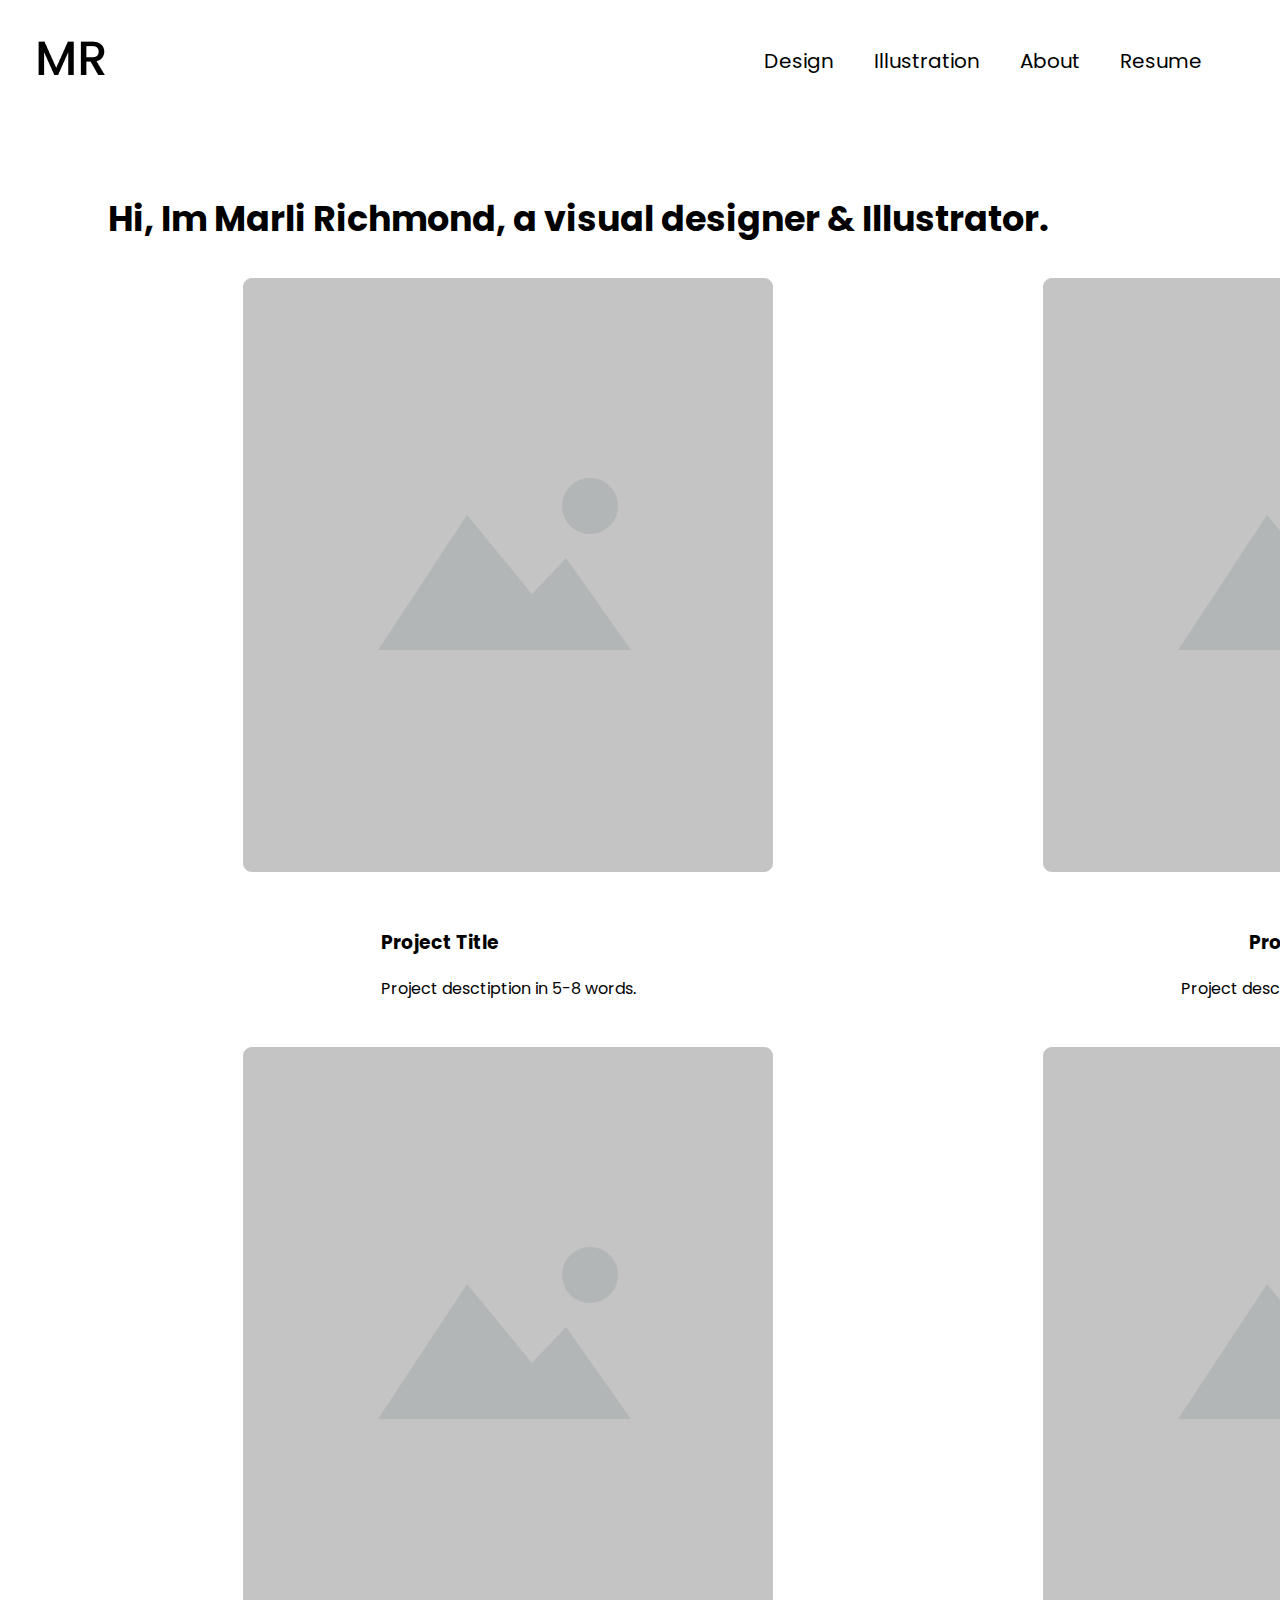
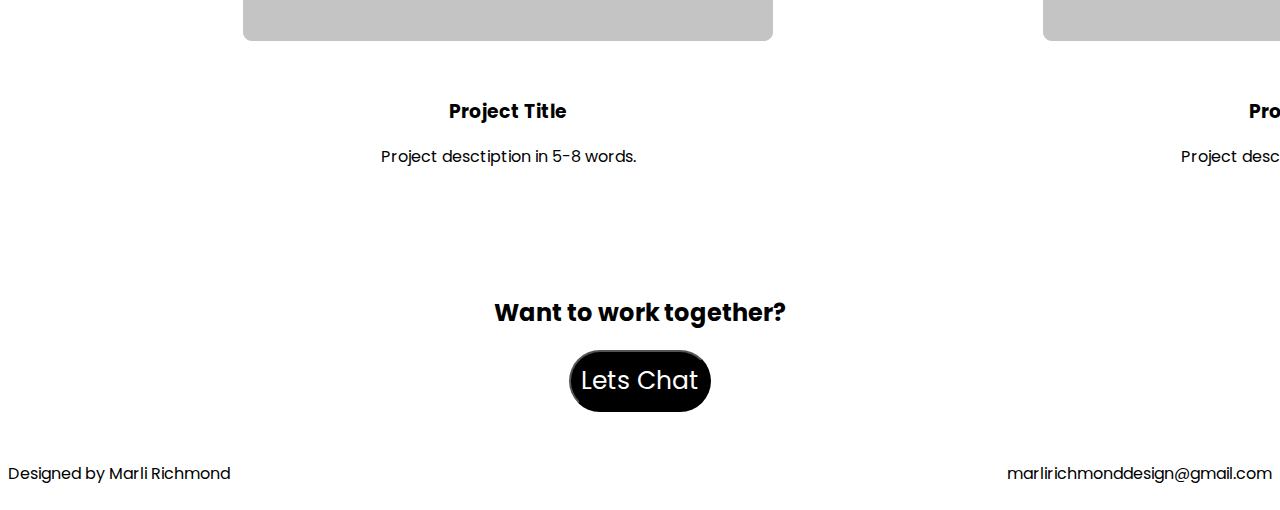
<file: index.html>
<!DOCTYPE html>
<html>
    <head>
        <title>Marli's Homepage Grid</title>
        <link rel="stylesheet" href="CSS/Index.css">
        <link rel="preconnect" href="https://fonts.gstatic.com">
<link href="https://fonts.googleapis.com/css2?family=Poppins:wght@200;300&display=swap" rel="stylesheet">
    </head>
    <body>

        <header class="navigation">
            <div>
                <img src="Images/MR_logo.png" alt="Marli Richmond Initials Logo">
            </div>

            <nav class="nav-grid">
                <ul>
                    <li>Design</li>
                    <li>Illustration</li>
                    <li>About</li>
                    <li>Resume</li>
                </ul>
            </nav>
        </header>

        <section>
            <h1> Hi, Im Marli Richmond, a visual designer & Illustrator.</h1>
          <div class="grid-container">
            
            <div class="grid-item item-1 project">
                <img src="Images/Project_image.png" alt="Placeholder Image">
            </div>
            
            <div class="grid-item item-2 project">
                <img src="Images/Project_image.png" alt="Placeholder Image">
            </div>
            
            <div class="grid-item item-3 descrption">
                <h3>Project Title</h3>
              <p>Project desctiption in 5-8 words.</p>
            </div>
            
            <div class="grid-item item-4 description">
                <h3>Project Title</h3>
            <p>Project desctiption in 5-8 words.</p>
            </div>
            
            <div class="grid-item item-5 project">
                <img src="Images/Project_image.png" alt="Placeholder Image">
            </div>
            
            <div class="grid-item item-6 project">
                <img src="Images/Project_image.png" alt="Placeholder Image">
            </div>
            
            <div class="grid-item item-7 description">
                <h3>Project Title</h3>
            <p>Project desctiption in 5-8 words.</p>
            </div>
            
            <div class="grid-item item-8 description">
                <h3>Project Title</h3>
              <p>Project desctiption in 5-8 words.</p>
            </div>
            
          </div>
          </section>  

          <div class="chat-section">
              <h2>Want to work together?</h2>
              <button class="chat-button">Lets Chat</button>
          </div>

          <footer>
              <p class="left">Designed by Marli Richmond</p>
              <p class="right">marlirichmonddesign@gmail.com</p>
          </footer>
    </body>
</html>
</file>
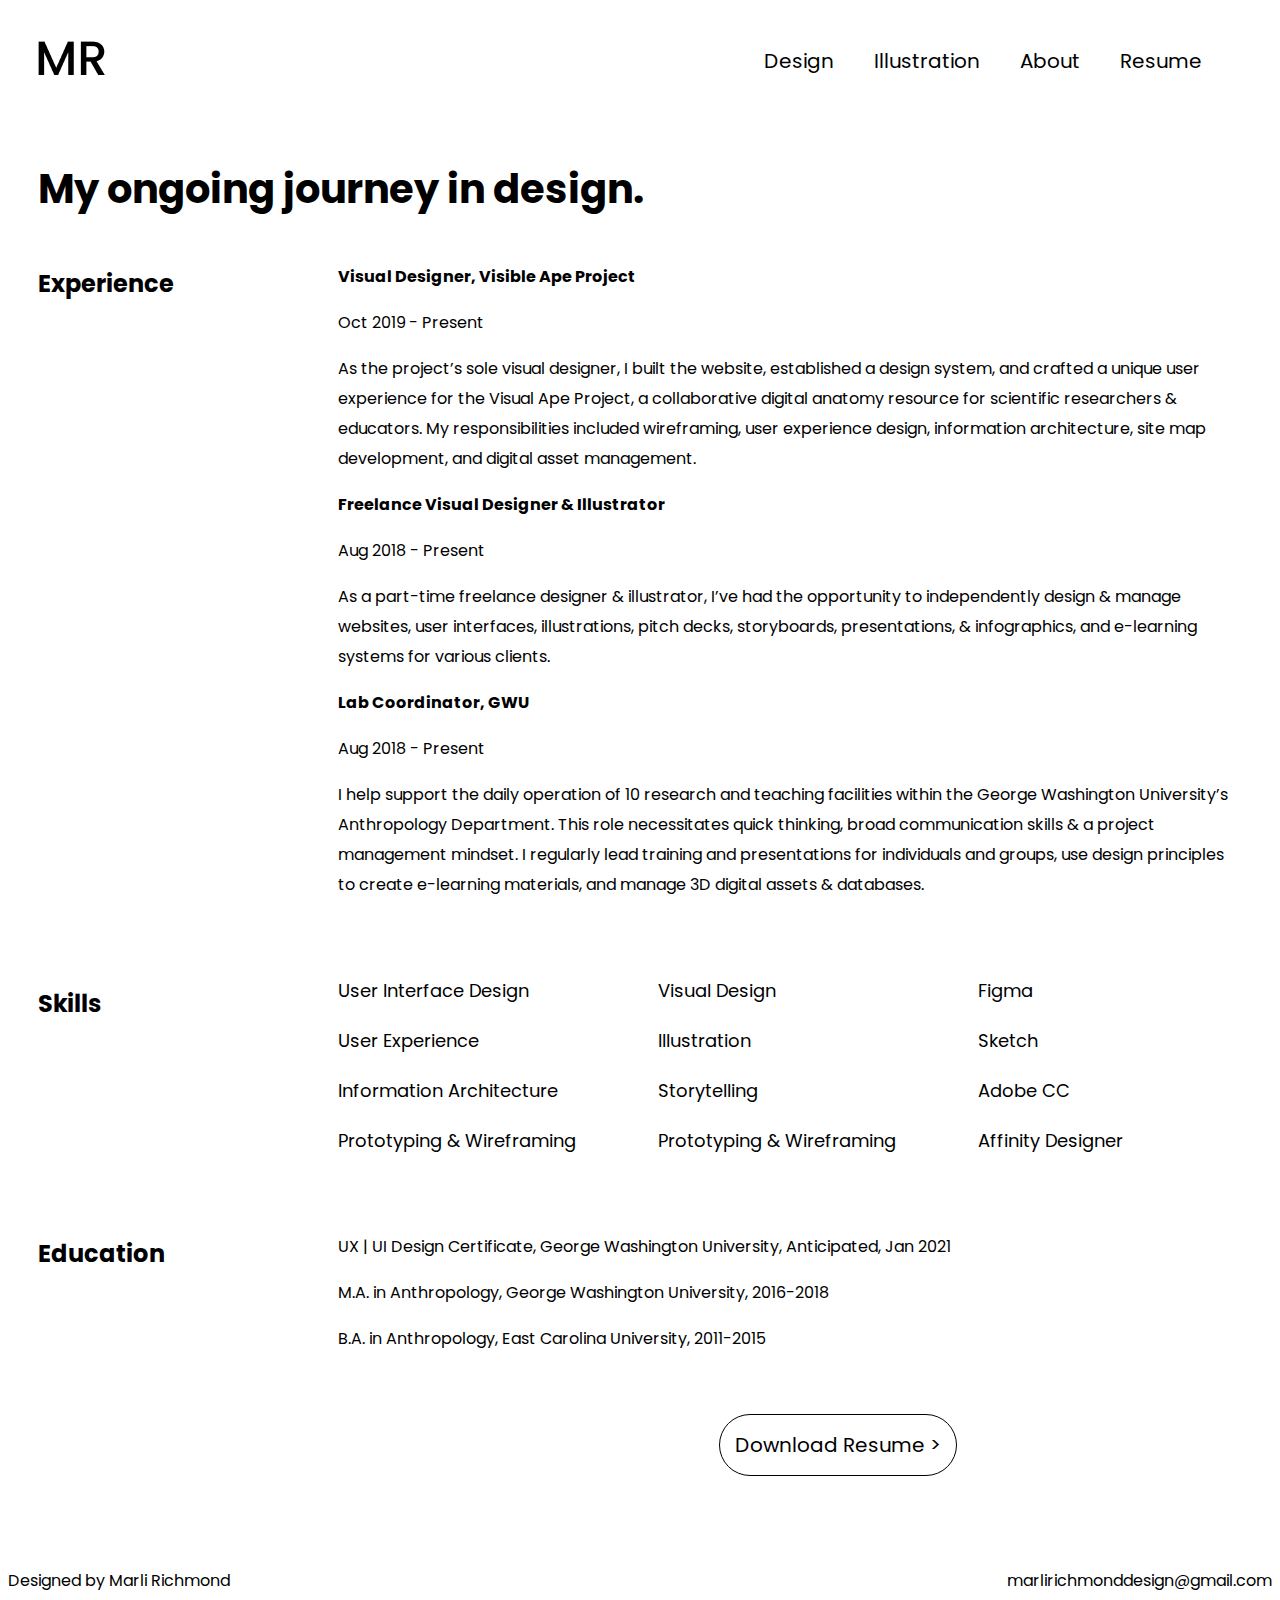
<file: Resumepage_Index.html>
<!DOCTYPE html>
<html>
    <head>
        <title>Marli's Flex Resume Page</title>
        <link rel="stylesheet" href="CSS/Resumepage_index.css">
        <link rel="preconnect" href="https://fonts.gstatic.com">
<link href="https://fonts.googleapis.com/css2?family=Poppins:wght@200;300&display=swap" rel="stylesheet">
<body>
<header class="navigation">
    <div>
        <img src="Images/MR_logo.png" alt="Marli Richmond Initials Logo">
    </div>

    <nav class="nav-grid">
        <ul class="nav-list">
            <li class="nav-li">Design</li>
            <li class="nav-li">Illustration</li>
            <li class="nav-li">About</li>
            <li class="nav-li">Resume</li>
        </ul>
     </nav>
    </header>

<section> 
    <h1> My ongoing journey in design.</h1>
    <div class="experienceSection">
      <h2>Experience</h2>
      <div class="descriptions">
        <p class="jobTitle"> Visual Designer, Visible Ape Project</p>
            <p>Oct 2019 - Present</p>
            <p>As the project’s sole visual designer, I built the website, established a design system, and crafted a unique user experience for the Visual Ape Project, a collaborative digital anatomy resource for scientific researchers & educators. My responsibilities included wireframing, user experience design, information architecture, site map development, and digital asset management.</p>
        
        <p class="jobTitle">Freelance Visual Designer & Illustrator</p>
            <p>Aug 2018 - Present</p>
            <p>As a part-time freelance designer & illustrator, I’ve had the opportunity to independently design & manage websites, user interfaces, illustrations, pitch decks, storyboards, presentations, & infographics, and e-learning systems for various clients.</p>
   
        <p class="jobTitle"> Lab Coordinator, GWU</p>
            <p>Aug 2018 - Present</p>
            <p>I help support the daily operation of 10 research and teaching facilities within the George Washington University’s Anthropology Department. This role necessitates quick thinking, broad communication skills & a project management mindset. I regularly lead training and presentations for individuals and groups, use design principles to create e-learning materials, and manage 3D digital assets & databases.</p>  
      </div>
    </div>
  
    <div class="sectionBreak"></div> 
    
  <div class="skillSection">
    <h2>Skills</h2>
    <ul class="skillsList"> 
        <li>User Interface Design</li>
        <li>User Experience</li>
        <li>Information Architecture</li>
        <li>Prototyping & Wireframing</li>
    </ul>
  <ul class="skillsList"> 
    <li>Visual Design</li>
    <li>Illustration</li>
    <li>Storytelling</li>
    <li>Prototyping & Wireframing</li>
  </ul>
    <ul class="skillsList"> 
    <li>Figma</li>
    <li>Sketch</li>
    <li>Adobe CC</li>
    <li>Affinity Designer</li>
  </ul>
  </div>
  
   <div class="sectionBreak"></div> 
    
    
  <div class="edSection">
    <h2>Education</h2>
   <div>
    <p class="degree">UX | UI Design Certificate, George Washington University, Anticipated, Jan 2021</p>
  
    <p class="degree">M.A. in Anthropology, George Washington University, 2016-2018</p>
  
    <p class="degree">B.A. in Anthropology, East Carolina University, 2011-2015</p>
    </div>
  </div>
    
    <div class="resumeDownload">
      <button class="resumeButton" type="button">Download Resume > </button>
    </div>
  </section>
  
    <footer>
        <p class="left">Designed by Marli Richmond</p>
        <p class="right">marlirichmonddesign@gmail.com</p>
    </footer>
</body>
</html>
</file>
<file: CSS/Index.css>
body {
    font-family: 'Poppins', sans-serif; 
}
.navigation {
    margin: 30px;
    display: flex;
    justify-content: space-between;
    align-items: center;
}
ul {
    list-style-type: none;
    display: flex;
    justify-content: flex-end;
    align-items: center;
}

li {
    margin-right: 40px;
    font-size: 20px;
}

section {
    width: 1600px;
    margin: 100px;
  }
  
  h1 {
      font-size: 35px;
  }
  .grid-container{
    width: auto;
    margin: 0px;
    display: grid;
    grid-template-areas:
      "project-1 project-2"
      "description-1 description-2"
      "project-3 project-4"
      "description-3 description-4";
    grid-template-rows: 1fr .2fr 1fr .2fr;
    grid-template columns: 1fr 1fr;
    justify-items: center;
    align-items: center;
    align-content: center;
    grid-row-gap: 10px;
    grid-colum-gap: 20px;
  }
  
  .grid-item {
    background-color: transparent;
    padding: 10px;
  }
  
  .item-1 {
    grid-area: project-1;
  }
  
  .item-2 {
    grid-area: project-2;
    
  }
  
  .item-3 {
    grid-area: description-1;
    
  }
  
  .item-4 {
    grid-area: description-2;
  }
  
  .item-5 {
    grid-area: project-3;
  }
  
  .item-6 {
    grid-area: project-4;
  }
  
  .item-7 {
    grid-area: description-3;
  }
  
  .item-8 {
    grid-area: description-4;
  }

  .description {
      text-align: center;

h3 {
    font-weight: bold;
}

  }
  .chat-section {
      height: 150px;
      align-items: center;
      text-align: center;
  }
  .chat-button {
      background-color: black;
      color: white;
      border-radius: 50px;
      padding: 10px;
      font-size:25px;
      font-family: 'Poppins', sans-serif; 
      -webkit-box-shadow: none;
      -moz-box-shadow: none;
      box-shadow: none;
  }

  footer {
      display: flex;
      justify-content: space-between;
  }

  .left {
      justify-content: flex-start;
  }
  .right {
    justify-content: flex-end;
}

@media all and (max-width: 500px) {
    .grid-container {
        grid-template-rows: 1fr .2fr 1fr .2fr;
        grid-template columns: 1fr;
        grid-row-gap: 10px;
        grid-colum-gap: 20px;
        grid-template-areas:
        "project-1"
        "description-2"
        "project-2"
        "description-2"
        "project-3"
        "description-3"
        "project-4"
        "description-4";
    }
}
</file>
<file: CSS/Resumepage_index.css>
body {
    font-family: 'Poppins', sans-serif;
}

.navigation {
    margin: 30px;
    display: flex;
    justify-content: space-between;
    align-items: center;
}
.nav-list {
    list-style-type: none;
    display: flex;
    justify-content: flex-end;
    align-items: center;
}

.nav-li {
    margin-right: 40px;
    font-size: 20px;
}


section {
    margin: 0px;
    width: 1600px;
    margin: 20px;
    padding: 10px;
  }
  
  h1 {
    padding: 0px;
    font-size: 40px;
  }
  
  h2 {
    padding: 0px;
    width: 300px;
    font-weight: bold;
  }
  
  p {
    line-height: 30px;
  }
  .jobTitle {
    font-weight: bold;
  }

  .experienceSection {
    display: flex;
  }
  
  .skillSection {
    display: flex;
  }
  .skillsList {
    list-style-type: none;
    margin: 0px;
    padding: 0px;
    font-size: 18px;
    line-height: 50px;
    width: 20%;
    justify-content: space-between;
  }
  
  .edSection {
    display: flex;
    margin-top: auto;
    
  }
  
  .descriptions {
    padding: 0px;
    margin: 0px;
    width: 900px;
  }
  .degree{
  }
  
  .resumeDownload {
    display: flex;
    justify-content: center;
    align-items: center;
    height: 150px;
  }
  
  .resumeButton{
    font-family: 'Poppins', sans-serif;
    font-size: 20px;
    margin: 0px;
    padding: 15px;
    background-color: transparent;
    border: solid 1px black;
    border-radius: 50px;
    -webkit-box-shadow: none;
      -moz-box-shadow: none;
      box-shadow: none;
  }
  
  .sectionBreak {
    height: 50px;
  }
  
  footer {
    display: flex;
    justify-content: space-between;
}

.left {
    justify-content: flex-start;
}
.right {
  justify-content: flex-end;
}

@media all (max-width: 500px) {
    .experienceSection .edSection. .skillSection {
        flex-direction: column;
    }
}
</file>
